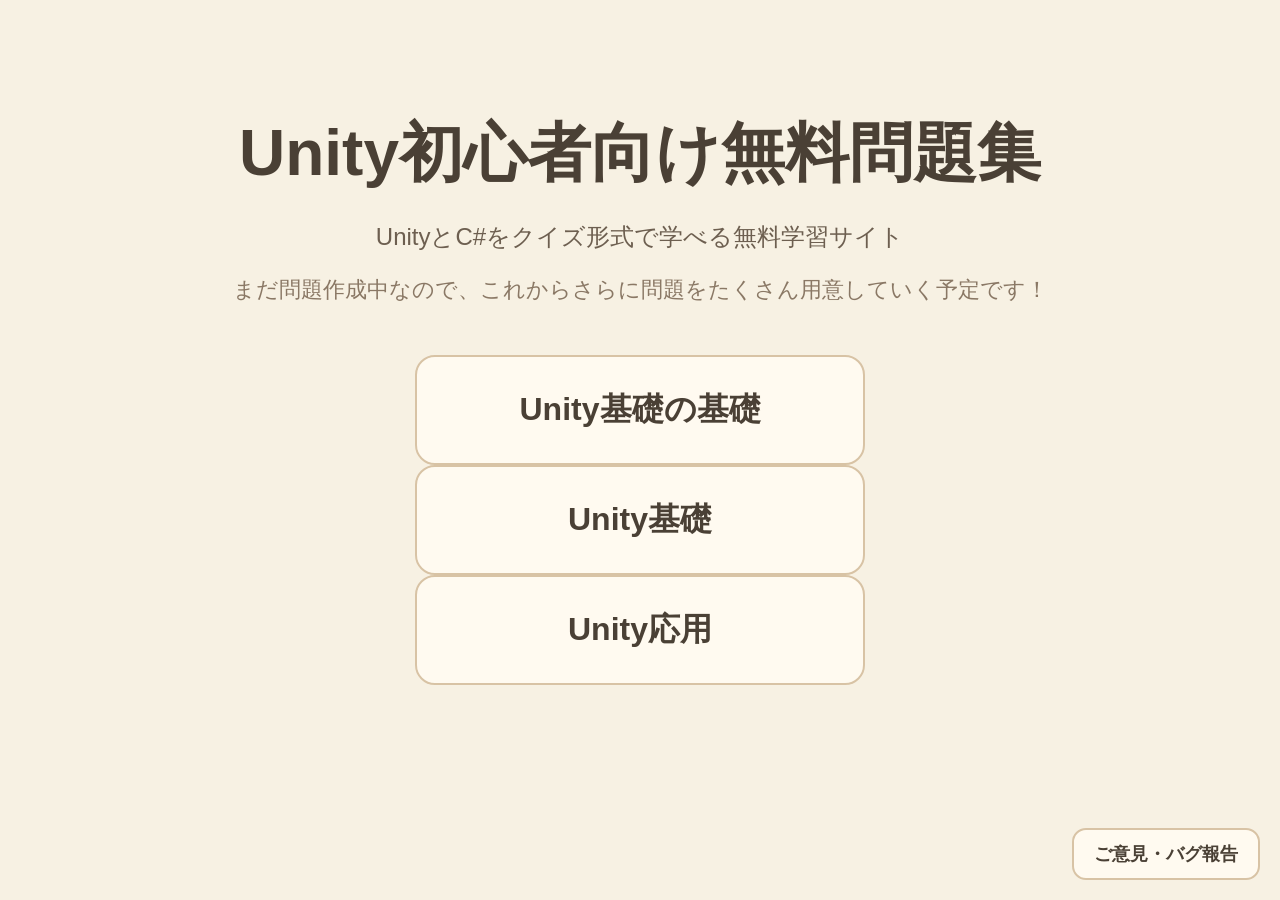
<file: index.html>
<!DOCTYPE html>
<html lang="ja">
<head>
     <meta name="google-site-verification" content="tL4a0_IPvHbGMZyPOSwePe4sS48bX8S4ZbSTRqh925A" />
    <meta charset="UTF-8">
    <title>Unity初心者向け無料問題集 | C#学習サイト</title>
    <meta name="description" content="Unity初心者向けの無料問題集。 C#の基礎から応用までクイズ形式で学習できます。">
    <link rel="stylesheet" href="style.css">
</head>
<body>

    <h1>Unity初心者向け無料問題集</h1>

    <p class="description">
    UnityとC#をクイズ形式で学べる無料学習サイト
    </p>

    <h3>
    まだ問題作成中なので、これからさらに問題をたくさん用意していく予定です！
    </h3>

    <div class="menu">

        <button onclick="location.href='quiz1.html'">
            Unity基礎の基礎
        </button>
    
        <button onclick="location.href='quiz2.html'">
            Unity基礎
        </button>

        <button onclick="location.href='quiz3.html'">
            Unity応用
        </button>

        <!--d<button onclick="location.href='quiz.html?set=html-basic'">
            HTML基礎
        </button>-->
    </div>

    <a
    href="https://forms.office.com/r/q9bmUXK0wi"
    target="_blank"
    class="feedbackButton"
    >
    ご意見・バグ報告
    </a>

</body>
</html>
</file>
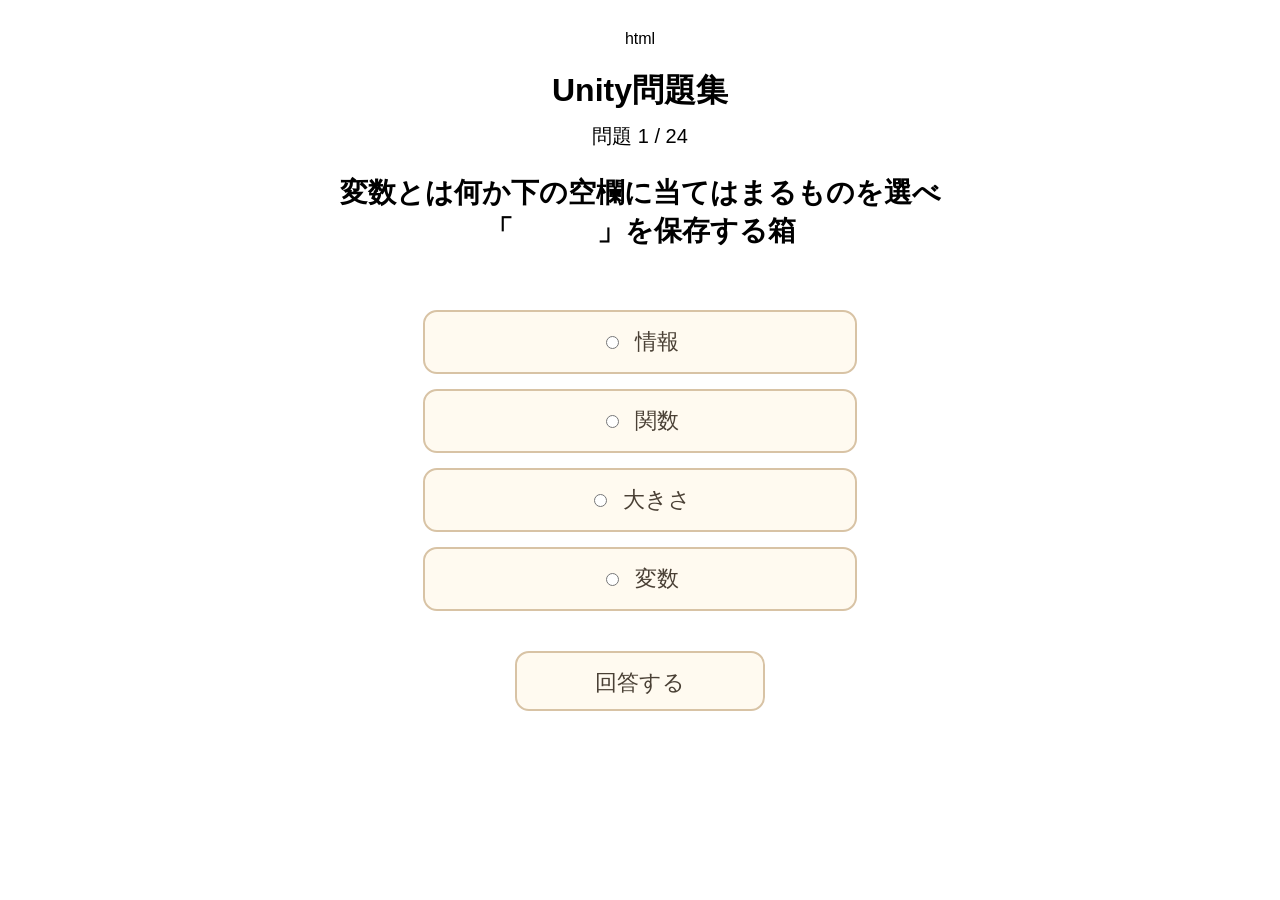
<file: quiz.html>
html
<!DOCTYPE html>
<html lang="ja">
<head>
<meta charset="UTF-8">
<meta name="viewport" content="width=device-width, initial-scale=1.0">
<title>Unity問題集</title>

<style>

body{
    font-family:sans-serif;
    text-align:center;
    margin:30px;
}

h1{
    margin-bottom:10px;
}

#questionNumber{
    font-size:20px;
    margin-bottom:20px;
}

#question{
    font-size:28px;
    margin-bottom:30px;
}

.choiceLabel{
    display:block;
    width:400px;
    max-width:90%;
    margin:15px auto;
    padding:15px;

    background:#fffaf0;
    color:#4a4035;

    border:2px solid #d8c3a5;
    border-radius:14px;

    font-size:22px;
    cursor:pointer;

    transition:0.2s;
}

.choiceLabel:hover{
    background:#efe2c6;
}

/* 問題画面のボタン */
#answerButton,
#nextButton{
    width:250px;
    height:60px;

    background:#fffaf0;
    color:#4a4035;

    border:2px solid #d8c3a5;
    border-radius:14px;

    font-size:22px;
    cursor:pointer;

    transition:0.2s;
}

#answerButton:hover,
#nextButton:hover{
    background:#efe2c6;
}

.choiceLabel input{
    margin-right:10px;
}

#result{
    margin-top:20px;
    font-size:28px;
    font-weight:bold;
}

#answerButton{
    margin-top:20px;
}

#nextButton{
    display:none;
    position:fixed;
    right:20px;
    bottom:20px;
    padding:15px 30px;
    font-size:24px;
}

button{
    padding:15px 30px;
    font-size:20px;
    cursor:pointer;
}
#codeArea{
    display:flex;
    justify-content:center;
    margin-bottom:30px;
}

#codeArea pre{
    width:700px;
    max-width:90%;

    margin:0;

    padding:20px;

    background:#fffaf0;
    color:#4a4035;

    border:2px solid #d8c3a5;
    border-radius:16px;

    font-family:Consolas, monospace;
    font-size:24px;
    line-height:1.6;

    text-align:left;

    white-space:pre;
    overflow-x:auto;

    box-sizing:border-box;
}
</style>
</head>
<body>

<h1>Unity問題集</h1>

<div id="questionNumber"></div>

<h2 id="question"></h2>

<div id="codeArea"></div>

<div id="choices"></div>

<div id="result"></div>

<button id="answerButton">
回答する
</button>

<button id="nextButton">
次へ →
</button>

<script>

const questions = [

{
    question:"変数とは何か下の空欄に当てはまるものを選べ<br>「　　　」を保存する箱",

    correct:"情報",

    wrong:[
        "関数",
        "大きさ",
        "変数"
    ]
},

{
    question:"この中で変数はどれかすべて答えて",

    correct:[
        "int",
        "float",
        "bool",
        "string",

    ],

    wrong:[
        "void",
        "Debug",
    ]
},

{
    question:"「int」は何を格納するための変数か？",

    correct:
        "整数",
        

    wrong:[
        "少数",
        "文字",
        "整数も少数も"
    ]
},

{
    question:"「string」とは何を格納する変数か",

    correct:"文字",

    wrong:[
        "整数",
        "少数",
        
    ]
},

{
    question:"「public」にはどんな役割があるか正しいものを選べ",

    correct:"inspectorから値を変更できる",

    wrong:[
        "ほかのスクリプトからアクセスできなくする",
        "Rigidbody2Dを取得する",
        "名前を付ける"
    ]
},

{
    question:"次のコードは、どんな時にHelloと表示するか選べ",

    image:"スクリーンショット 2026-06-15 124417.png",

    correct:"scoreが100以下の時",

    wrong:[
        "scoreが100の時",
        "scoreが10以上の時",
        "scoreが100未満の時"
    ]
},

{
    question:"[bool型で扱える値を一つ選べ」",

    correct:"trueとfalse",

    wrong:[
        "0と1",
        "yesとno",
        "onとoff"
    ]
},

{
    question:"「start()」はいつ実行されるのか選べ",

    correct:"ゲーム開始時に一回だけ実行",

    wrong:[
        "毎フレーム実行",
        "ゲームが終了したとき実行",
        "ゲーム中定期的に実行"
    ]
},

{
    question:"「transform」では主に(　)、(　)、(　)、を扱う<br>空欄に当てはまるものをすべて選べ",

    correct:[
        "位置",
        "回転",
        "大きさ"
    ],

    wrong:[
        "コンポーネント",
        "関数",
        "変数"
    ]
},

{
    question:"「transform.position」は何を扱うか",

    correct:"位置",

    wrong:[
        "大きさ",
        "変数",
        "回転"
    ]
},

{
    question:"「transform.rotation」は何を扱うか",

    correct:"回転",

    wrong:[
        "大きさ",
        "変数",
        "位置"
    ]
},

{
    question:"「transform.localScale」は何を扱うか",

    correct:"大きさ",

    wrong:[
        "回転",
        "変数",
        "位置"
    ]
},
{
    question:"「Vector3」とは何を扱うのか",

    correct:"3Dの座標",

    wrong:[
        "2Dの座標",
        "4Dの座標",
        "3秒後のデータ"
    ]
},

{
    question:"new Vector3(3,4,7)<br>これの中でZ座標はどれか答えて",

    correct:"7",
        
    wrong:[
        "4",
        "3",
    ]
},

{
    question:"「Rigidbody2D」は主になんのために使いますか",

    correct:"物理演算",

    wrong:[
        "当たり判定",
        "座標取得",
        
    ]
},

{
    question:"「GetComponent」は何を取得するときに使うか",

    correct:"コンポーネント",

    wrong:[
        "座標",
        "名前",
        "誕生日"
    ]
},

{
    question:"「Instantiate()」は何をするための命令か",

    correct:"オブジェクト生成",

    wrong:[
        "オブジェクト削除",
        "オブジェクト移動",
        "オブジェクト回転"
    ]
},

{
    question:"「Destroy(gameObject);」 は、どんな役割を持っていますか。",

    correct:"gameObjectを削除する",

    wrong:[
        "gameObjectを生成する",
        "gameObjectを大きくする",
        "gameObjectを回転する"
    ]
},

{
    question:"Random.Range(0, 10) の結果として正しいものを選びなさい",

    correct:"0～9のどれか",

    wrong:[
        "0～10のどれか",
        "1～9のどれか",
        "1～10のどれか"
    ]
},

{
    question:"「Tag」には何の役割があるか",

    correct:"オブジェクトを分類・識別するため",

    wrong:[
        "オブジェクトを移動させるため",
        "nspectorに変数を表示するため",
        
    ]
},

{
    question:"下のコードはどのような条件で実行されるか",

    image:"スクリーンショット 2026-06-15 132825.png",

    correct:"相手のタグがWallなら実行する",

    wrong:[
        "自分自身のタグがWallなら実行する",
        "相手の名前がWallなら実行する",
        
    ]
},

{
    question:"OnCollisionEnter2D()は、どんなタイミングで呼ばれますか。",

    correct:"オブジェクト同士がぶつかった瞬間",

    wrong:[
        "オブジェクト同士が接触している間ずっと",
        "オブジェクト同士が離れた瞬間",
        
    ]
},

{
    question:"「OnCollisionStay2D」はどのとき実行されるか",

    correct:"接触中ずっと実行",

    wrong:[
        "ぶつかった瞬間",
        "離れた瞬間",
        
    ]
},


{
    question:"「Coroutine」 は主にどんな処理で使われますか。",

    correct:"時間を待つときに使う",

    wrong:[
        "オブジェクトのタグを変更する",
        "毎フレーム処理を実行する",
        "オブジェクトを削除する",
        
    ]
},
];


let currentQuestion = 0;
let score = 0;
let selectedOrder = [];
let answerHistory = [];


showQuestion();

function showQuestion()
{
    const q = questions[currentQuestion];

    document.getElementById("questionNumber").textContent =
    `問題 ${currentQuestion + 1} / ${questions.length}`;

    document.getElementById("question").innerHTML =
q.question;

document.getElementById("codeArea").innerHTML = "";

if(q.image)
{
    document.getElementById("codeArea").innerHTML =
    `<img src="${q.image}" class="questionImage">`;
}
else if(q.code)
{
    document.getElementById("codeArea").innerHTML =
    `<pre>${q.code}</pre>`;
}

    document.getElementById("result").textContent = "";

    document.getElementById("nextButton").style.display =
    "none";

    document.getElementById("answerButton").style.display =
    "inline-block";

    const choicesDiv =
    document.getElementById("choices");

    choicesDiv.innerHTML = "";
    selectedOrder = [];

    const corrects =
    Array.isArray(q.correct)
    ? q.correct
    : [q.correct];

    let choices = [
        ...corrects,
        ...q.wrong
    ];

    if(!q.ordered)
    {
    choices.sort(() => Math.random() - 0.5);
    }

    const inputType =
    corrects.length > 1
    ? "checkbox"
    : "radio";

    choices.forEach(choice =>
    {
        const label =
        document.createElement("label");

        label.className =
        "choiceLabel";

        label.innerHTML =
        `
        <input
        type="${inputType}"
        name="answer"
        value="${choice}">
        ${choice}
        `;

        choicesDiv.appendChild(label);
    });
}

document.getElementById("answerButton").onclick =
function()
{
    const q = questions[currentQuestion];

    const corrects =
    Array.isArray(q.correct)
    ? q.correct
    : [q.correct];

    const selected =
    [...document.querySelectorAll(
    "#choices input:checked"
    )]
    .map(x => x.value);

    if(selected.length === 0)
    {
        alert("回答を選択してください");
        return;
    }

   let isCorrect;

if(q.ordered)
{
    isCorrect =
    JSON.stringify(selectedOrder) ===
    JSON.stringify(corrects);
}
else
{
    isCorrect =
    selected.length === corrects.length &&
    selected.every(x =>
    corrects.includes(x));
}

    const labels =
    document.querySelectorAll(".choiceLabel");

    labels.forEach(label =>
    {
        const input =
        label.querySelector("input");

        input.disabled = true;

        if(corrects.includes(input.value))
        {
            label.style.backgroundColor =
            "lightgreen";
        }
    });

    answerHistory.push({
    question: q.question,
    selected: selected,
    correct: corrects,
    isCorrect: isCorrect
});

    if(isCorrect)
    {
        score++;

        document.getElementById("result").textContent =
        "⭕ 正解";
    }
    else
    {
        selected.forEach(value =>
        {
            if(!corrects.includes(value))
            {
                labels.forEach(label =>
                {
                    const input =
                    label.querySelector("input");

                    if(input.value === value)
                    {
                        label.style.backgroundColor =
                        "#ff9999";
                    }
                });
            }
        });

        document.getElementById("result").textContent =
        "❌ 不正解";
    }

    document.getElementById("answerButton").style.display =
    "none";

    document.getElementById("nextButton").style.display =
    "block";
};

document.getElementById("nextButton").onclick =
function()
{
    currentQuestion++;

    if(currentQuestion >= questions.length)
    {
        showResult();
    }
    else
    {
        showQuestion();
    }
};

function showResult()
{
    let scores =
JSON.parse(
localStorage.getItem("quizScores")
) || [];

scores.push(score);

localStorage.setItem(
"quizScores",
JSON.stringify(scores)
);

const ranking =
[...scores]
.sort((a,b)=>b-a)
.slice(0,3);

const bestScore =
Math.max(...scores);
    let reviewHTML = "";

    answerHistory.forEach((item,index)=>
    {
        reviewHTML += `
        <div style="
            border:2px solid #d8c3a5;
            border-radius:12px;
            padding:15px;
            margin:15px 0;
            background:white;
            text-align:left;
        ">

            <h3>
                問題${index + 1}
                ${item.isCorrect ? "⭕" : "❌"}
            </h3>

            <p>
                ${item.question}
            </p>

            <p>
                <b>あなたの回答：</b>
                ${item.selected.join("、")}
            </p>

            <p>
                <b>正解：</b>
                ${item.correct.join("、")}
            </p>

        </div>
        `;
    });

    document.body.innerHTML =
    `
    <div style="
        padding:30px;
        background:#f7f1e3;
        min-height:100vh;
    ">

        <h1>
            結果発表
        </h1>

        <h2>
            ${score} / ${questions.length} 問正解
        </h2>
            <div style="
font-size:24px;
margin:20px;
">

自己ベスト：
${bestScore}点

<br><br>

🥇 ${ranking[0] ?? "-"}点
<br>
🥈 ${ranking[1] ?? "-"}点
<br>
🥉 ${ranking[2] ?? "-"}点

<br><br>

挑戦回数：
${scores.length}回

</div>

        <div style="
            max-width:900px;
            margin:auto;
            max-height:500px;
            overflow-y:auto;
            padding:10px;
        ">
            ${reviewHTML}
        </div>

        <br>

        <button
            onclick="location.reload()"
            style="
                width:300px;
                height:70px;
                font-size:24px;
                margin-bottom:20px;
            "
        >
            もう一度挑戦
        </button>

        <br>

        <button
            onclick="location.href='index.html'"
            style="
                width:300px;
                height:70px;
                font-size:24px;
            "
        >
            問題選択へ戻る
        </button>

    </div>
    `;
}

</script>

</body>
</html>
</file>
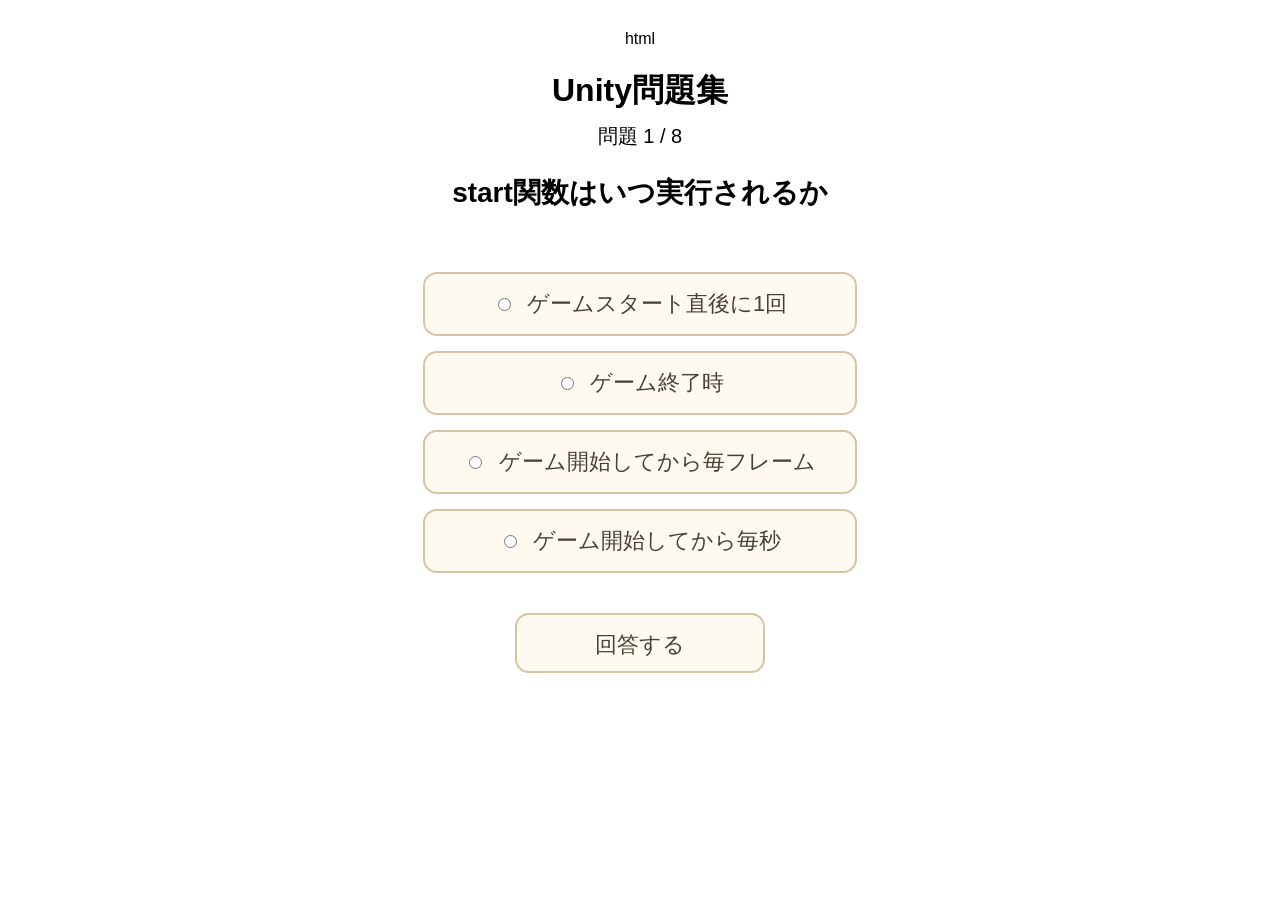
<file: quiz1.html>
html
<!DOCTYPE html>
<html lang="ja">
<head>
<meta charset="UTF-8">
<meta name="viewport" content="width=device-width, initial-scale=1.0">
<title>Unity基礎の基礎問題</title>

<style>

body{
    font-family:sans-serif;
    text-align:center;
    margin:30px;
}

h1{
    margin-bottom:10px;
}

#questionNumber{
    font-size:20px;
    margin-bottom:20px;
}

#question{
    font-size:28px;
    margin-bottom:30px;
}

.choiceLabel{
    display:block;
    width:400px;
    max-width:90%;
    margin:15px auto;
    padding:15px;

    background:#fffaf0;
    color:#4a4035;

    border:2px solid #d8c3a5;
    border-radius:14px;

    font-size:22px;
    cursor:pointer;

    transition:0.2s;
}

.choiceLabel:hover{
    background:#efe2c6;
}

/* 問題画面のボタン */
#answerButton,
#nextButton{
    width:250px;
    height:60px;

    background:#fffaf0;
    color:#4a4035;

    border:2px solid #d8c3a5;
    border-radius:14px;

    font-size:22px;
    cursor:pointer;

    transition:0.2s;
}

#answerButton:hover,
#nextButton:hover{
    background:#efe2c6;
}

.choiceLabel input{
    margin-right:10px;
}

#result{
    margin-top:20px;
    font-size:28px;
    font-weight:bold;
}

#answerButton{
    margin-top:20px;
}

#nextButton{
    display:none;
    position:fixed;
    right:20px;
    bottom:20px;
    padding:15px 30px;
    font-size:24px;
}

button{
    padding:15px 30px;
    font-size:20px;
    cursor:pointer;
}
#codeArea{
    display:flex;
    justify-content:center;
    margin-bottom:30px;
}

#codeArea pre{
    width:700px;
    max-width:90%;

    margin:0;

    padding:20px;

    background:#fffaf0;
    color:#4a4035;

    border:2px solid #d8c3a5;
    border-radius:16px;

    font-family:Consolas, monospace;
    font-size:24px;
    line-height:1.6;

    text-align:left;

    white-space:pre;
    overflow-x:auto;

    box-sizing:border-box;
}
</style>
</head>
<body>

<h1>Unity問題集</h1>

<div id="questionNumber"></div>

<h2 id="question"></h2>

<div id="codeArea"></div>

<div id="choices"></div>

<div id="result"></div>

<button id="answerButton">
回答する
</button>

<button id="nextButton">
次へ →
</button>

<script>

const questions = [

{
    question:"start関数はいつ実行されるか",

    correct:"ゲームスタート直後に1回",

    wrong:[
        "ゲーム終了時",
        "ゲーム開始してから毎フレーム",
        "ゲーム開始してから毎秒"
    ]
},

{
    question:"Updeate関数はいつ実行されるか",

    correct:[
        "毎フレーム実行される",

    ],

    wrong:[
        "シーンを切り替える",
        "オブジェクトを削除する",
        "毎秒実行される",
    ]
},

{
    question:"Debug.Log()の役割は何か",

    correct:
        "コンソールに文字を表示する",
        

    wrong:[
        "オブジェクトを生成する",
        "文字を表示する",
        "ゲームを終了する"
    ]
},

{
    question:"画像の中のうちフォルダやスクリプトを作るためにはどれを選べばいいか",

    image:"quiz1_Image.png",

    correct:"1",

    wrong:[
        "2",
        "3",
        
    ]
},

{
    question:"次の画像のうち、スクリプトを作りにはどれを選べばいいか",

    image:"quiz2_Image.png",

    correct:"2",

    wrong:[
        "1",
        "3",
    ]
},

{
    question:"オブジェクトにスクリプトやRigidbodyなどを追加するためにはどれを選べばいいか",


    correct:"Add Component",

    wrong:[
        "inspector",
        "hierarchy",
        "Layer"
    ]
},

{
    question:"エラーや警告などが出た時どこを見ればいいか",


    correct:"Console",

    wrong:[
        "inspector",
        "hierarchy",
        "Layer"
    ]
},

{
    question:"",


    correct:"Console",

    wrong:[
        "inspector",
        "hierarchy",
        "Layer"
    ]
},

];


let currentQuestion = 0;
let score = 0;
let selectedOrder = [];
let answerHistory = [];


showQuestion();

function showQuestion()
{
    const q = questions[currentQuestion];

    document.getElementById("questionNumber").textContent =
    `問題 ${currentQuestion + 1} / ${questions.length}`;

    document.getElementById("question").innerHTML =
q.question;

document.getElementById("codeArea").innerHTML = "";

if(q.image)
{
    document.getElementById("codeArea").innerHTML =
    `<img src="${q.image}" class="questionImage">`;
}
else if(q.code)
{
    document.getElementById("codeArea").innerHTML =
    `<pre>${q.code}</pre>`;
}

    document.getElementById("result").textContent = "";

    document.getElementById("nextButton").style.display =
    "none";

    document.getElementById("answerButton").style.display =
    "inline-block";

    const choicesDiv =
    document.getElementById("choices");

    choicesDiv.innerHTML = "";
    selectedOrder = [];

    const corrects =
    Array.isArray(q.correct)
    ? q.correct
    : [q.correct];

    let choices = [
        ...corrects,
        ...q.wrong
    ];

    if(!q.ordered)
    {
    choices.sort(() => Math.random() - 0.5);
    }

    const inputType =
    corrects.length > 1
    ? "checkbox"
    : "radio";

    choices.forEach(choice =>
    {
        const label =
        document.createElement("label");

        label.className =
        "choiceLabel";

        label.innerHTML =
        `
        <input
        type="${inputType}"
        name="answer"
        value="${choice}">
        ${choice}
        `;

        choicesDiv.appendChild(label);
    });
}

document.getElementById("answerButton").onclick =
function()
{
    const q = questions[currentQuestion];

    const corrects =
    Array.isArray(q.correct)
    ? q.correct
    : [q.correct];

    const selected =
    [...document.querySelectorAll(
    "#choices input:checked"
    )]
    .map(x => x.value);

    if(selected.length === 0)
    {
        alert("回答を選択してください");
        return;
    }

   let isCorrect;

if(q.ordered)
{
    isCorrect =
    JSON.stringify(selectedOrder) ===
    JSON.stringify(corrects);
}
else
{
    isCorrect =
    selected.length === corrects.length &&
    selected.every(x =>
    corrects.includes(x));
}

    const labels =
    document.querySelectorAll(".choiceLabel");

    labels.forEach(label =>
    {
        const input =
        label.querySelector("input");

        input.disabled = true;

        if(corrects.includes(input.value))
        {
            label.style.backgroundColor =
            "lightgreen";
        }
    });

    answerHistory.push({
    question: q.question,
    selected: selected,
    correct: corrects,
    isCorrect: isCorrect
});

    if(isCorrect)
    {
        score++;

        document.getElementById("result").textContent =
        "⭕ 正解";
    }
    else
    {
        selected.forEach(value =>
        {
            if(!corrects.includes(value))
            {
                labels.forEach(label =>
                {
                    const input =
                    label.querySelector("input");

                    if(input.value === value)
                    {
                        label.style.backgroundColor =
                        "#ff9999";
                    }
                });
            }
        });

        document.getElementById("result").textContent =
        "❌ 不正解";
    }

    document.getElementById("answerButton").style.display =
    "none";

    document.getElementById("nextButton").style.display =
    "block";
};

document.getElementById("nextButton").onclick =
function()
{
    currentQuestion++;

    if(currentQuestion >= questions.length)
    {
        showResult();
    }
    else
    {
        showQuestion();
    }
};

function showResult()
{
    let scores =
JSON.parse(
localStorage.getItem("quizScores")
) || [];

scores.push(score);

localStorage.setItem(
"quizScores",
JSON.stringify(scores)
);

const ranking =
[...scores]
.sort((a,b)=>b-a)
.slice(0,3);

const bestScore =
Math.max(...scores);
    let reviewHTML = "";

    answerHistory.forEach((item,index)=>
    {
        reviewHTML += `
        <div style="
            border:2px solid #d8c3a5;
            border-radius:12px;
            padding:15px;
            margin:15px 0;
            background:white;
            text-align:left;
        ">

            <h3>
                問題${index + 1}
                ${item.isCorrect ? "⭕" : "❌"}
            </h3>

            <p>
                ${item.question}
            </p>

            <p>
                <b>あなたの回答：</b>
                ${item.selected.join("、")}
            </p>

            <p>
                <b>正解：</b>
                ${item.correct.join("、")}
            </p>

        </div>
        `;
    });

    document.body.innerHTML =
    `
    <div style="
        padding:30px;
        background:#f7f1e3;
        min-height:100vh;
    ">

        <h1>
            結果発表
        </h1>

        <h2>
            ${score} / ${questions.length} 問正解
        </h2>
            <div style="
font-size:24px;
margin:20px;
">

自己ベスト：
${bestScore}点

<br><br>

🥇 ${ranking[0] ?? "-"}点
<br>
🥈 ${ranking[1] ?? "-"}点
<br>
🥉 ${ranking[2] ?? "-"}点

<br><br>

挑戦回数：
${scores.length}回

</div>

        <div style="
            max-width:900px;
            margin:auto;
            max-height:500px;
            overflow-y:auto;
            padding:10px;
        ">
            ${reviewHTML}
        </div>

        <br>

        <button
            onclick="location.reload()"
            style="
                width:300px;
                height:70px;
                font-size:24px;
                margin-bottom:20px;
            "
        >
            もう一度挑戦
        </button>

        <br>

        <button
            onclick="location.href='index.html'"
            style="
                width:300px;
                height:70px;
                font-size:24px;
            "
        >
            問題選択へ戻る
        </button>

    </div>
    `;
}

</script>

</body>
</html>
</file>
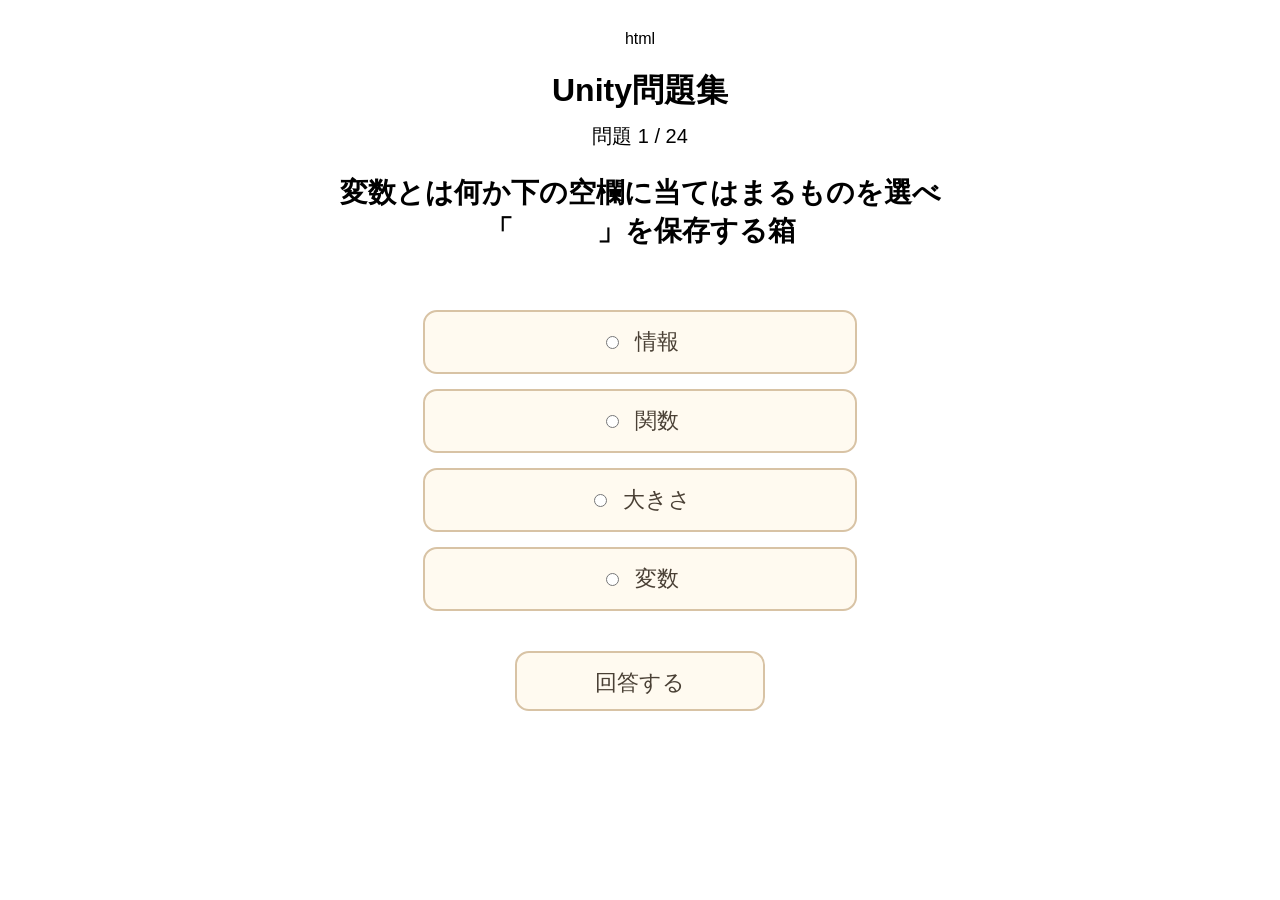
<file: quiz2.html>
html
<!DOCTYPE html>
<html lang="ja">
<head>
<meta charset="UTF-8">
<meta name="viewport" content="width=device-width, initial-scale=1.0">
<title>Unity基礎問題</title>

<style>

body{
    font-family:sans-serif;
    text-align:center;
    margin:30px;
}

h1{
    margin-bottom:10px;
}

#questionNumber{
    font-size:20px;
    margin-bottom:20px;
}

#question{
    font-size:28px;
    margin-bottom:30px;
}

.choiceLabel{
    display:block;
    width:400px;
    max-width:90%;
    margin:15px auto;
    padding:15px;

    background:#fffaf0;
    color:#4a4035;

    border:2px solid #d8c3a5;
    border-radius:14px;

    font-size:22px;
    cursor:pointer;

    transition:0.2s;
}

.choiceLabel:hover{
    background:#efe2c6;
}

/* 問題画面のボタン */
#answerButton,
#nextButton{
    width:250px;
    height:60px;

    background:#fffaf0;
    color:#4a4035;

    border:2px solid #d8c3a5;
    border-radius:14px;

    font-size:22px;
    cursor:pointer;

    transition:0.2s;
}

#answerButton:hover,
#nextButton:hover{
    background:#efe2c6;
}

.choiceLabel input{
    margin-right:10px;
}

#result{
    margin-top:20px;
    font-size:28px;
    font-weight:bold;
}

#answerButton{
    margin-top:20px;
}

#nextButton{
    display:none;
    position:fixed;
    right:20px;
    bottom:20px;
    padding:15px 30px;
    font-size:24px;
}

button{
    padding:15px 30px;
    font-size:20px;
    cursor:pointer;
}
#codeArea{
    display:flex;
    justify-content:center;
    margin-bottom:30px;
}

#codeArea pre{
    width:700px;
    max-width:90%;

    margin:0;

    padding:20px;

    background:#fffaf0;
    color:#4a4035;

    border:2px solid #d8c3a5;
    border-radius:16px;

    font-family:Consolas, monospace;
    font-size:24px;
    line-height:1.6;

    text-align:left;

    white-space:pre;
    overflow-x:auto;

    box-sizing:border-box;
}
</style>
</head>
<body>

<h1>Unity問題集</h1>

<div id="questionNumber"></div>

<h2 id="question"></h2>

<div id="codeArea"></div>

<div id="choices"></div>

<div id="result"></div>

<button id="answerButton">
回答する
</button>

<button id="nextButton">
次へ →
</button>

<script>

const questions = [

{
    question:"変数とは何か下の空欄に当てはまるものを選べ<br>「　　　」を保存する箱",

    correct:"情報",

    wrong:[
        "関数",
        "大きさ",
        "変数"
    ]
},

{
    question:"この中で変数はどれかすべて答えて",

    correct:[
        "int",
        "float",
        "bool",
        "string",

    ],

    wrong:[
        "void",
        "Debug",
    ]
},

{
    question:"「int」は何を格納するための変数か？",

    correct:
        "整数",
        

    wrong:[
        "少数",
        "文字",
        "整数も少数も"
    ]
},

{
    question:"「string」とは何を格納する変数か",

    correct:"文字",

    wrong:[
        "整数",
        "少数",
        
    ]
},

{
    question:"「public」にはどんな役割があるか正しいものを選べ",

    correct:"inspectorから値を変更できる",

    wrong:[
        "ほかのスクリプトからアクセスできなくする",
        "Rigidbody2Dを取得する",
        "名前を付ける"
    ]
},

{
    question:"次のコードは、どんな時にHelloと表示するか選べ",

    image:"スクリーンショット 2026-06-15 124417.png",

    correct:"scoreが100以下の時",

    wrong:[
        "scoreが100の時",
        "scoreが10以上の時",
        "scoreが100未満の時"
    ]
},

{
    question:"[bool型で扱える値を一つ選べ」",

    correct:"trueとfalse",

    wrong:[
        "0と1",
        "yesとno",
        "onとoff"
    ]
},

{
    question:"「start()」はいつ実行されるのか選べ",

    correct:"ゲーム開始時に一回だけ実行",

    wrong:[
        "毎フレーム実行",
        "ゲームが終了したとき実行",
        "ゲーム中定期的に実行"
    ]
},

{
    question:"「transform」では主に(　)、(　)、(　)、を扱う<br>空欄に当てはまるものをすべて選べ",

    correct:[
        "位置",
        "回転",
        "大きさ"
    ],

    wrong:[
        "コンポーネント",
        "関数",
        "変数"
    ]
},

{
    question:"「transform.position」は何を扱うか",

    correct:"位置",

    wrong:[
        "大きさ",
        "変数",
        "回転"
    ]
},

{
    question:"「transform.rotation」は何を扱うか",

    correct:"回転",

    wrong:[
        "大きさ",
        "変数",
        "位置"
    ]
},

{
    question:"「transform.localScale」は何を扱うか",

    correct:"大きさ",

    wrong:[
        "回転",
        "変数",
        "位置"
    ]
},
{
    question:"「Vector3」とは何を扱うのか",

    correct:"3Dの座標",

    wrong:[
        "2Dの座標",
        "4Dの座標",
        "3秒後のデータ"
    ]
},

{
    question:"new Vector3(3,4,7)<br>これの中でZ座標はどれか答えて",

    correct:"7",
        
    wrong:[
        "4",
        "3",
    ]
},

{
    question:"「Rigidbody2D」は主になんのために使いますか",

    correct:"物理演算",

    wrong:[
        "当たり判定",
        "座標取得",
        
    ]
},

{
    question:"「GetComponent」は何を取得するときに使うか",

    correct:"コンポーネント",

    wrong:[
        "座標",
        "名前",
        "誕生日"
    ]
},

{
    question:"「Instantiate()」は何をするための命令か",

    correct:"オブジェクト生成",

    wrong:[
        "オブジェクト削除",
        "オブジェクト移動",
        "オブジェクト回転"
    ]
},

{
    question:"「Destroy(gameObject);」 は、どんな役割を持っていますか。",

    correct:"gameObjectを削除する",

    wrong:[
        "gameObjectを生成する",
        "gameObjectを大きくする",
        "gameObjectを回転する"
    ]
},

{
    question:"Random.Range(0, 10) の結果として正しいものを選びなさい",

    correct:"0～9のどれか",

    wrong:[
        "0～10のどれか",
        "1～9のどれか",
        "1～10のどれか"
    ]
},

{
    question:"「Tag」には何の役割があるか",

    correct:"オブジェクトを分類・識別するため",

    wrong:[
        "オブジェクトを移動させるため",
        "nspectorに変数を表示するため",
        
    ]
},

{
    question:"下のコードはどのような条件で実行されるか",

    image:"スクリーンショット 2026-06-15 132825.png",

    correct:"相手のタグがWallなら実行する",

    wrong:[
        "自分自身のタグがWallなら実行する",
        "相手の名前がWallなら実行する",
        
    ]
},

{
    question:"OnCollisionEnter2D()は、どんなタイミングで呼ばれますか。",

    correct:"オブジェクト同士がぶつかった瞬間",

    wrong:[
        "オブジェクト同士が接触している間ずっと",
        "オブジェクト同士が離れた瞬間",
        
    ]
},

{
    question:"「OnCollisionStay2D」はどのとき実行されるか",

    correct:"接触中ずっと実行",

    wrong:[
        "ぶつかった瞬間",
        "離れた瞬間",
        
    ]
},


{
    question:"「Coroutine」 は主にどんな処理で使われますか。",

    correct:"時間を待つときに使う",

    wrong:[
        "オブジェクトのタグを変更する",
        "毎フレーム処理を実行する",
        "オブジェクトを削除する",
        
    ]
},
];


let currentQuestion = 0;
let score = 0;
let selectedOrder = [];
let answerHistory = [];


showQuestion();

function showQuestion()
{
    const q = questions[currentQuestion];

    document.getElementById("questionNumber").textContent =
    `問題 ${currentQuestion + 1} / ${questions.length}`;

    document.getElementById("question").innerHTML =
q.question;

document.getElementById("codeArea").innerHTML = "";

if(q.image)
{
    document.getElementById("codeArea").innerHTML =
    `<img src="${q.image}" class="questionImage">`;
}
else if(q.code)
{
    document.getElementById("codeArea").innerHTML =
    `<pre>${q.code}</pre>`;
}

    document.getElementById("result").textContent = "";

    document.getElementById("nextButton").style.display =
    "none";

    document.getElementById("answerButton").style.display =
    "inline-block";

    const choicesDiv =
    document.getElementById("choices");

    choicesDiv.innerHTML = "";
    selectedOrder = [];

    const corrects =
    Array.isArray(q.correct)
    ? q.correct
    : [q.correct];

    let choices = [
        ...corrects,
        ...q.wrong
    ];

    if(!q.ordered)
    {
    choices.sort(() => Math.random() - 0.5);
    }

    const inputType =
    corrects.length > 1
    ? "checkbox"
    : "radio";

    choices.forEach(choice =>
    {
        const label =
        document.createElement("label");

        label.className =
        "choiceLabel";

        label.innerHTML =
        `
        <input
        type="${inputType}"
        name="answer"
        value="${choice}">
        ${choice}
        `;

        choicesDiv.appendChild(label);
    });
}

document.getElementById("answerButton").onclick =
function()
{
    const q = questions[currentQuestion];

    const corrects =
    Array.isArray(q.correct)
    ? q.correct
    : [q.correct];

    const selected =
    [...document.querySelectorAll(
    "#choices input:checked"
    )]
    .map(x => x.value);

    if(selected.length === 0)
    {
        alert("回答を選択してください");
        return;
    }

   let isCorrect;

if(q.ordered)
{
    isCorrect =
    JSON.stringify(selectedOrder) ===
    JSON.stringify(corrects);
}
else
{
    isCorrect =
    selected.length === corrects.length &&
    selected.every(x =>
    corrects.includes(x));
}

    const labels =
    document.querySelectorAll(".choiceLabel");

    labels.forEach(label =>
    {
        const input =
        label.querySelector("input");

        input.disabled = true;

        if(corrects.includes(input.value))
        {
            label.style.backgroundColor =
            "lightgreen";
        }
    });

    answerHistory.push({
    question: q.question,
    selected: selected,
    correct: corrects,
    isCorrect: isCorrect
});

    if(isCorrect)
    {
        score++;

        document.getElementById("result").textContent =
        "⭕ 正解";
    }
    else
    {
        selected.forEach(value =>
        {
            if(!corrects.includes(value))
            {
                labels.forEach(label =>
                {
                    const input =
                    label.querySelector("input");

                    if(input.value === value)
                    {
                        label.style.backgroundColor =
                        "#ff9999";
                    }
                });
            }
        });

        document.getElementById("result").textContent =
        "❌ 不正解";
    }

    document.getElementById("answerButton").style.display =
    "none";

    document.getElementById("nextButton").style.display =
    "block";
};

document.getElementById("nextButton").onclick =
function()
{
    currentQuestion++;

    if(currentQuestion >= questions.length)
    {
        showResult();
    }
    else
    {
        showQuestion();
    }
};

function showResult()
{
    let scores =
JSON.parse(
localStorage.getItem("quizScores")
) || [];

scores.push(score);

localStorage.setItem(
"quizScores",
JSON.stringify(scores)
);

const ranking =
[...scores]
.sort((a,b)=>b-a)
.slice(0,3);

const bestScore =
Math.max(...scores);
    let reviewHTML = "";

    answerHistory.forEach((item,index)=>
    {
        reviewHTML += `
        <div style="
            border:2px solid #d8c3a5;
            border-radius:12px;
            padding:15px;
            margin:15px 0;
            background:white;
            text-align:left;
        ">

            <h3>
                問題${index + 1}
                ${item.isCorrect ? "⭕" : "❌"}
            </h3>

            <p>
                ${item.question}
            </p>

            <p>
                <b>あなたの回答：</b>
                ${item.selected.join("、")}
            </p>

            <p>
                <b>正解：</b>
                ${item.correct.join("、")}
            </p>

        </div>
        `;
    });

    document.body.innerHTML =
    `
    <div style="
        padding:30px;
        background:#f7f1e3;
        min-height:100vh;
    ">

        <h1>
            結果発表
        </h1>

        <h2>
            ${score} / ${questions.length} 問正解
        </h2>
            <div style="
font-size:24px;
margin:20px;
">

自己ベスト：
${bestScore}点

<br><br>

🥇 ${ranking[0] ?? "-"}点
<br>
🥈 ${ranking[1] ?? "-"}点
<br>
🥉 ${ranking[2] ?? "-"}点

<br><br>

挑戦回数：
${scores.length}回

</div>

        <div style="
            max-width:900px;
            margin:auto;
            max-height:500px;
            overflow-y:auto;
            padding:10px;
        ">
            ${reviewHTML}
        </div>

        <br>

        <button
            onclick="location.reload()"
            style="
                width:300px;
                height:70px;
                font-size:24px;
                margin-bottom:20px;
            "
        >
            もう一度挑戦
        </button>

        <br>

        <button
            onclick="location.href='index.html'"
            style="
                width:300px;
                height:70px;
                font-size:24px;
            "
        >
            問題選択へ戻る
        </button>

    </div>
    `;
}

</script>

</body>
</html>
</file>
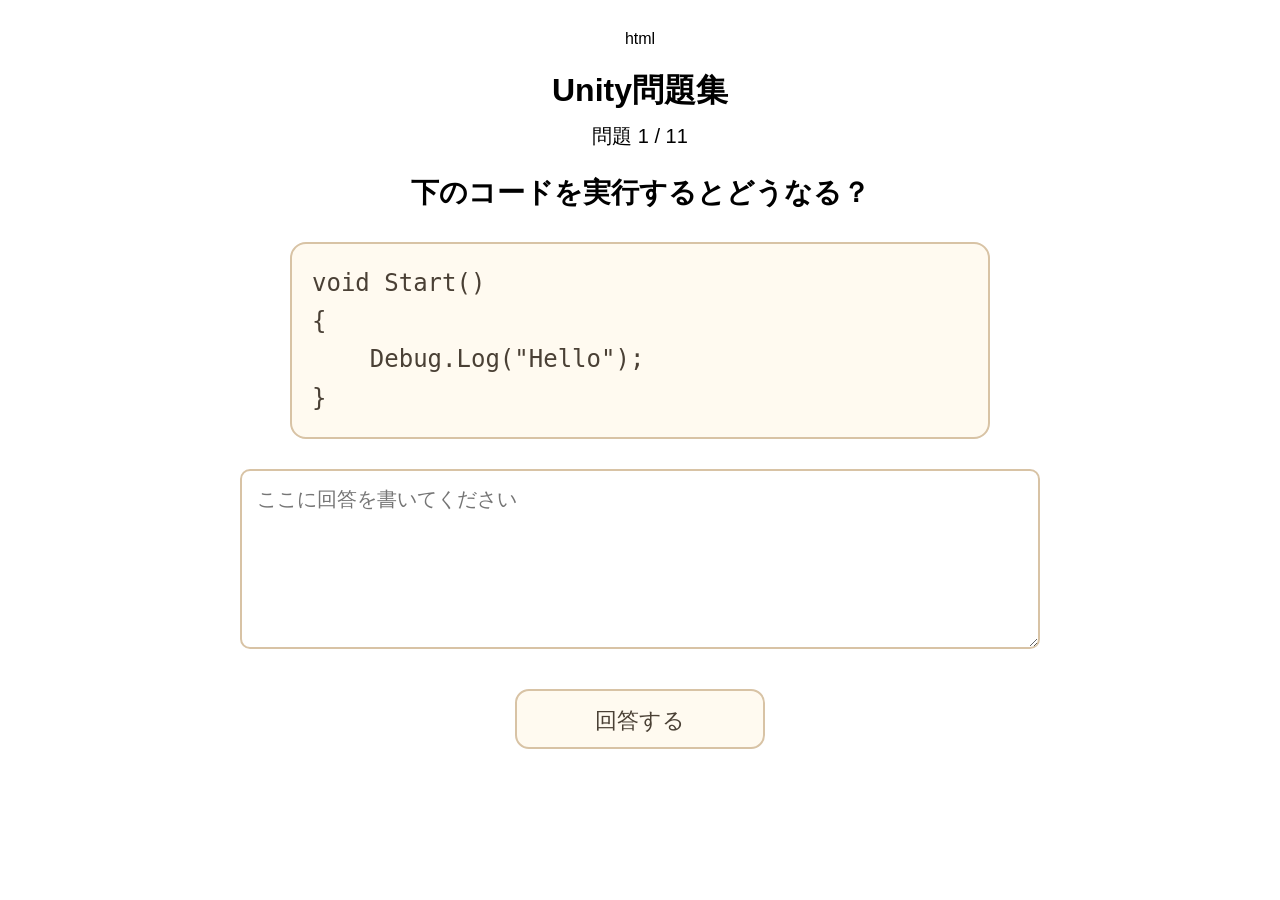
<file: quiz3.html>
html
<!DOCTYPE html>
<html lang="ja">
<head>
<meta charset="UTF-8">
<meta name="viewport" content="width=device-width, initial-scale=1.0">
<title>Unity応用問題</title>

<style>

body{
    font-family:sans-serif;
    text-align:center;
    margin:30px;
}

h1{
    margin-bottom:10px;
}

#questionNumber{
    font-size:20px;
    margin-bottom:20px;
}

#question{
    font-size:28px;
    margin-bottom:30px;
}

.choiceLabel{
    display:block;
    width:400px;
    max-width:90%;
    margin:15px auto;
    padding:15px;

    background:#fffaf0;
    color:#4a4035;

    border:2px solid #d8c3a5;
    border-radius:14px;

    font-size:22px;
    cursor:pointer;

    transition:0.2s;
}

.choiceLabel:hover{
    background:#efe2c6;
}

/* 問題画面のボタン */
#answerButton,
#nextButton{
    width:250px;
    height:60px;

    background:#fffaf0;
    color:#4a4035;

    border:2px solid #d8c3a5;
    border-radius:14px;

    font-size:22px;
    cursor:pointer;

    transition:0.2s;
}

#answerButton:hover,
#nextButton:hover{
    background:#efe2c6;
}

.choiceLabel input{
    margin-right:10px;
}

#result{
    margin-top:20px;
    font-size:28px;
    font-weight:bold;
}

#answerButton{
    margin-top:20px;
}

#nextButton{
    display:none;
    position:fixed;
    right:20px;
    bottom:20px;
    padding:15px 30px;
    font-size:24px;
}

button{
    padding:15px 30px;
    font-size:20px;
    cursor:pointer;
}
#codeArea{
    display:flex;
    justify-content:center;
    margin-bottom:30px;
}

#codeArea pre{
    width:700px;
    max-width:90%;

    margin:0;

    padding:20px;

    background:#fffaf0;
    color:#4a4035;

    border:2px solid #d8c3a5;
    border-radius:16px;

    font-family:Consolas, monospace;
    font-size:24px;
    line-height:1.6;

    text-align:left;

    white-space:pre;
    overflow-x:auto;

    box-sizing:border-box;
}

</style>
</head>
<body>

<h1>Unity問題集</h1>

<div id="questionNumber"></div>

<h2 id="question"></h2>

<div id="codeArea"></div>

<div id="answerArea"></div>

<div id="result"></div>

<button id="answerButton">
回答する
</button>

<button id="nextButton">
次へ →
</button>

<script>

const questions = [

{           // Debug.Log("Hello")の問題
    question:"下のコードを実行するとどうなる？",

    code:`
void Start()
{
    Debug.Log("Hello");
}
`,

    correctAnswers:[
        "ゲーム開始時にhelloと表示される",
        "helloと表示される",
        "ゲーム開始時にhelloが表示される",
        "スタート関数が呼ばれ、helloと表示される",
        "Helloと出る",
        "consoleにHelloと表示される",
        "コンソールにHelloと表示される",
        "ゲーム開始時にコンソールにHelloと表示される",
        "コンソールにHelloと出る",
        "ゲーム開始時にコンソールにHelloと出る",
    ]
},

{           //scoreで足し算の問題 
    question:"下のコードを実行すると何が表示される？",

    code:`
int score = 5;

void Start()
{
    score += 3;
    Debug.Log(score);
}
`,

    correctAnswers:[
        "8と表示される",
        "8が表示される",
        "scoreは8になる",
        "scoreが8になる",
        "consoleに8と表示される",
        "コンソールに8と表示される",
        "8と出る",
        "8",
        "8が出る",
        "ゲーム開始時に8と表示される",
        "ゲーム開始時にコンソールに8と表示される",
    ]
},

{           //scoreの値の問題
    question:"下のコードを実行すると何が表示される？",

    code:`
int score = 5;

void Start()
{
    Debug.Log(score);
}
`,

    correctAnswers:[
        "5と表示される",
        "5が表示される",
        "scoreは5になる",
        "scoreが5になる",
        "consoleに5と表示される",
        "コンソールに5と表示される",
        "5と出る",
        "5",
        "5が出る",
        "ゲーム開始時に5と表示される",
        "ゲーム開始時にコンソールに5と表示される",
    ]
},

{           //gameObjectの破棄の問題
    question:"下のコードを実行するとどうなる？",

    code:`
void Start()
{
    Destroy(gameObject);
}
`,

    correctAnswers:[
        "gameObjectが破棄される",
        "ゲームオブジェクトが削除される",
        "gameObjectが削除される",
        "ゲームオブジェクトが破棄される",
        "コンソールにgameObjectが破棄されるというメッセージが表示される",
        "コンソールにゲームオブジェクトが削除されるというメッセージが表示される",
        "ゲーム開始時にgameObjectが破棄される",
        "ゲーム開始時にゲームオブジェクトが削除される",
    ]
},

{           //gameObjectの位置変更の問題
    question:"下のコードを実行するとどうなる？",

    code:`
void Start()
{
    transform.position = new Vector3(3,5,7);
}
`,

    correctAnswers:[
        "gameObjectの位置が(3,5,7)に変更される",
        "ゲームオブジェクトの位置が(3,5,7)に変更される",
        "gameObjectの位置が(3,5,7)になる",
        "ゲームオブジェクトの位置が(3,5,7)に移動する",
        "コンソールにgameObjectの位置が変更されるというメッセージが表示される",
        "座標が(3,5,7)に変更される",
        "座標が(3,5,7)になる",
        "座標が(3,5,7)に移動する",
        "座標が3,5,7になる",
        "座標が3,5,7に移動する",
        "座標が3,5,7に変更される",
    ]
},

{           //gameObjectの非アクティブ化の問題
    question:"下のコードを実行するとどうなる？",

    code:`
void Start()
{
    gameObject.SetActive(false);
}
`,

    correctAnswers:[
        "gameObjectが非アクティブになる",
        "ゲームオブジェクトが非アクティブになる",
        "gameObjectが表示されなくなる",
        "ゲームオブジェクトが表示されなくなる",
        "コンソールにgameObjectが非アクティブになるというメッセージが表示される",
        "コンソールにゲームオブジェクトが非アクティブになるというメッセージが表示される",
        "ゲーム開始時にgameObjectが非アクティブになる",
        "ゲーム開始時にゲームオブジェクトが非アクティブになる",
        "オブジェクトが消える",
        "オブジェクトが無効になる",
        "オブジェクトが非表示になる",
        "オブジェクトが見えなくなる",
        "オブジェクトが表示されなくなる",
        "ゲームオブジェクトが消える",
        "ゲームオブジェクトが無効になる",
        "ゲームオブジェクトが非表示になる",
        "ゲームオブジェクトが見えなくなる",
        "ゲームオブジェクトが削除される",
    ]
},

{           //衝突の問題
    question:"下のコードを実行するとどうなる？",

    code:`
void OnCollisionEnter2D(Collision2D collision)
{
    Debug.Log("当たった");
}
`,

    correctAnswers:[
        "ぶつかったときに当たったと表示される",
        "ぶつかったときに当たったと出る",
        "当たった時に当たったと表示される",
        "当たった時に当たったと出る",
        "何かに当たると当たったと表示される",
        "何かにぶつかったら当たったと表示される",
        "何かにぶつかると、当たったと表示される",
        "衝突時に当たったと表示される",
        "衝突時に当たったと出る",
        "ぶつかった瞬間当たったと表示される",
        "ぶつかった瞬間当たったと出る",
        "当たった瞬間当たったと表示される",
        "当たった瞬間当たったと出る",
        "ぶつかった瞬間に当たったと表示される",
        "ぶつかった瞬間に当たったと出る",
        "当たった瞬間に当たったと表示される",
        "当たった瞬間に当たったと出る",
    ]
},

{           //衝突削除の問題
    question:"下のコードを実行するとどうなる？",

    code:`
void OnCollisionEnter2D(Collision2D collision)
{
    Destroy(gameObject);
}
`,

    correctAnswers:[
        "ぶつかったときにゲームオブジェクトが消える",
        "ぶつかった時にゲームオブジェクトが消える",
        "当たった時にゲームオブジェクトが消える",
        "当たった時にgameObjectが消える",
        "当たった時、ゲームオブジェクトが消える",
        "当たった時、gameObjectが消える",
        "あたったときにゲームオブジェクトが消える",
        "あたったときにgameObjectが消える",
        "何かに当たるとゲームオブジェクトが消える",
        "何かにぶつかったらゲームオブジェクトが消える",
        "何かにぶつかるとゲームオブジェクトが消える",
        "衝突時にゲームオブジェクトが消える",
        "ぶつかったら消える",
        "当たった瞬間ゲームオブジェクトが削除される",
        "当たった瞬間ゲームオブジェクトが消える",  
        "当たった時にゲームオブジェクトが削除される",
        "当たった時にgameObjectが削除される"
    ]
},

{           //重力削除の問題
    question:"下のコードを実行するとどうなる？",

    code:`
public rigidbody2d rb;

void start()
{
    rb.gravityScale = 0;
}
`,

    correctAnswers:[
        "重力がなくなる",
        "落下しなくなる",
        "重力が0になる",
        "落下がなくなる",
        "落下しなくなる",
        "重力がなくなり、落下しなくなる",
        "重力が0になり、落下しなくなる",
        "重力がなくなり、落下がなくなる",
        "重力が0になり、落下がなくなる",
    ]
},

{           //SetActiveの問題
    question:"下のコードを実行するとどうなる？",

    code:`
public GameObject enemy;
void Start()
{
    enemy.SetActive(false);
}
`,

    correctAnswers:[
        "enemyが非表示になる",
        "enemyが無効かされる",
        "enemyが非アクティブになる",
        "enenmyが消える",
        "enemy非表示",
        "enemy無効",
        "敵が消える",
        "敵が非表示になる",
        "enemyが削除される",
        "enemyが見えなくなる",
        "敵が削除される",
        "敵が非アクティブになる",
        "敵が無効になる",
    ]
},

{           //座標表示の問題
    question:"下のコードを実行するとどうなる？",

    code:`
void Start()
{
    Debug.Log(transform.position);
}
`,

    correctAnswers:[
        "現在の座標が表示される",
        "現在の位置が表示される",
        "transform.positionの値が表示される",
        "座標が表示される",
        "位置が表示される",
        "現在の座標がログに出力される",
        "オブジェクトの位置が表示される",
        "オブジェクトの座標が表示される",
        "コンソールに現在の座標が表示される",
        "コンソールに現在の位置が表示される",
        "コンソールに位置が表示される"
    ]
},

];
   


let currentQuestion = 0;
let score = 0;

let answerHistory = [];



showQuestion();

function showQuestion()
{
    const q = questions[currentQuestion];

    document.getElementById("questionNumber").textContent =
    `問題 ${currentQuestion + 1} / ${questions.length}`;

    document.getElementById("question").innerHTML =
q.question;

document.getElementById("codeArea").innerHTML = "";

if(q.image)
{
    document.getElementById("codeArea").innerHTML =
    `<img src="${q.image}" class="questionImage">`;
}
else if(q.code)
{
    document.getElementById("codeArea").innerHTML =
`
<pre class="codeBlock">${q.code}</pre>
`;
}

    document.getElementById("result").textContent = "";

    document.getElementById("nextButton").style.display =
    "none";

    document.getElementById("answerButton").style.display =
    "inline-block";

    document.getElementById("answerArea").innerHTML =
`
<textarea
id="userAnswer"
placeholder="ここに回答を書いてください"
style="
width:80%;
max-width:800px;
height:180px;
padding:15px;
font-size:20px;
border:2px solid #d8c3a5;
border-radius:10px;
resize:vertical;
"></textarea>
`;
}
document.getElementById("answerButton").onclick =
function()
{
    const q = questions[currentQuestion];

    const userAnswer =
    document.getElementById("userAnswer")
    .value
    .trim();

    if(userAnswer === "")
    {
        alert("回答を入力してください");
        return;
    }

    const normalize = text =>
    text.toLowerCase()
    .replace(/\s/g,"")
    .trim();

    const isCorrect =
    q.correctAnswers.some(answer =>
    normalize(answer) ===
    normalize(userAnswer)
    );

    answerHistory.push({
        question:q.question,
        code:q.code,
        userAnswer:userAnswer,
        correctAnswers:q.correctAnswers,
        isCorrect:isCorrect
    });

    if(isCorrect)
    {
        score++;

        document.getElementById("result").textContent =
        "⭕ 正解";
    }
    else
    {
        document.getElementById("result").textContent =
        "❌ 不正解";

        document.getElementById("result").innerHTML +=
        `<br>正解例：${q.correctAnswers[0]}`;
    }

    document.getElementById("userAnswer")
    .disabled = true;

    document.getElementById("answerButton").style.display =
    "none";

    document.getElementById("nextButton").style.display =
    "block";
};

document.getElementById("nextButton").onclick =
function()
{
    currentQuestion++;

    if(currentQuestion >= questions.length)
    {
        showResult();
    }
    else
    {
        showQuestion();
    }
};

function showResult()
{
    let scores =
    JSON.parse(localStorage.getItem("quiz2Scores"))
    || [];

    scores.push(score);

    localStorage.setItem(
        "quiz2Scores",
        JSON.stringify(scores)
    );

    const ranking =
    [...scores]
    .sort((a,b)=>b-a)
    .slice(0,3);

    const bestScore =
    Math.max(...scores);

    let historyHtml = "";

    answerHistory.forEach((item,index)=>
    {
        historyHtml += `
        <div style="
            background:#fffaf0;
            border:2px solid #d8c3a5;
            border-radius:16px;
            padding:20px;
            margin-bottom:20px;
            text-align:left;
        ">
            <h3>
                問題${index + 1}
                ${item.isCorrect ? "⭕ 正解" : "❌ 不正解"}
            </h3>

            <pre style="
                background:#f7f1e3;
                padding:15px;
                border-radius:10px;
                overflow:auto;
            ">${item.code}</pre>

            <p>
                <strong>あなたの回答</strong><br>
                ${item.userAnswer}
            </p>

            <p>
                <strong>正解例</strong><br>
                ${item.correctAnswers.join("<br>")}
            </p>
        </div>
        `;
    });

    document.body.innerHTML = `
    <div style="
        min-height:100vh;
        background:#f7f1e3;
        color:#4a4035;
        padding:30px;
        box-sizing:border-box;
        text-align:center;
    ">

        <h1 style="
            font-size:60px;
            margin-bottom:20px;
        ">
            結果発表
        </h1>

        <h2 style="
            font-size:40px;
            margin-bottom:30px;
        ">
            ${score} / ${questions.length} 問正解
        </h2>

        <div style="
            max-width:700px;
            margin:0 auto 40px auto;
            background:#fffaf0;
            border:2px solid #d8c3a5;
            border-radius:16px;
            padding:20px;
        ">
            <h2>🏆 自己ベスト</h2>

            <p style="font-size:28px;">
                ${bestScore} 点
            </p>

            <h2>📈 TOP3</h2>

            <p>
                🥇 ${ranking[0] || "-"} 点<br>
                🥈 ${ranking[1] || "-"} 点<br>
                🥉 ${ranking[2] || "-"} 点
            </p>

            <p>
                挑戦回数：${scores.length} 回
            </p>
        </div>

        <h2>
            問題ごとの結果
        </h2>

        <div style="
            max-width:900px;
            margin:20px auto;
            max-height:600px;
            overflow-y:auto;
            padding-right:10px;
        ">
            ${historyHtml}
        </div>

        <button
            onclick="location.reload()"
            style="
                width:300px;
                height:70px;
                font-size:24px;
                margin:10px;
            "
        >
            もう一度挑戦
        </button>

        <button
            onclick="location.href='index.html'"
            style="
                width:300px;
                height:70px;
                font-size:24px;
                margin:10px;
            "
        >
            問題選択へ戻る
        </button>

    </div>
    `;
}

</script>

</body>
</html>
</file>
<file: style.css>
body{
    background-color:#f7f1e3;
    color:#4a4035;

    font-family:sans-serif;
    text-align:center;

    margin:0;
    padding:30px;
}


h1{
    font-size:64px;
    margin-top:80px;
    margin-bottom:40px;
}

#questionNumber{
    font-size:22px;
    color:#8a7865;
    margin-bottom:20px;
}

#question{
    font-size:30px;
    margin-bottom:30px;
    line-height:1.5;
}

pre{
    width:800px;
    max-width:90%;

    margin:20px auto;

    padding:20px;

    background:#fffaf0;
    color:#4a4035;

    border:2px solid #d8c3a5;
    border-radius:16px;

    text-align:left;

    font-family:Consolas, monospace;
    font-size:20px;
    line-height:1.5;

    white-space:pre;

    overflow-x:auto;

    box-sizing:border-box;
}

.choiceLabel{
    display:block;

    width:450px;
    max-width:90%;

    margin:15px auto;
    padding:18px;

    background:#fffaf0;
    color:#4a4035;

    border:2px solid #d8c3a5;
    border-radius:16px;

    font-size:22px;
    cursor:pointer;

    transition:0.2s;
}

.choiceLabel:hover{
    background:#efe2c6;
}

.choiceLabel input{
    margin-right:10px;
}

#answerButton,
#nextButton{
    width:280px;
    height:65px;

    background:#fffaf0;
    color:#4a4035;

    border:2px solid #d8c3a5;
    border-radius:16px;

    font-size:22px;
    cursor:pointer;

    transition:0.2s;
}

#answerButton:hover,
#nextButton:hover{
    background:#efe2c6;
}

#result{
    margin-top:25px;
    font-size:30px;
    font-weight:bold;
}

#answerButton{
    margin-top:25px;
}

#nextButton{
    display:none;
    position:fixed;
    right:30px;
    bottom:30px;
}

.questionImage{
    max-width:90%;
    border-radius:16px;
    margin-bottom:20px;
}

pre{
    background:#fffaf0;
    color:#4a4035;

    padding:20px;

    border:2px solid #d8c3a5;
    border-radius:16px;

    max-width:800px;
    margin:20px auto;

    text-align:left;
    overflow:auto;
}
/* 問題選択画面 */

.menu{
    display:flex;
    flex-direction:column;
    align-items:center;
    margin-top:50px;
}

.menu button{
    width:450px;
    max-width:90%;
    height:110px;

    background:#fffaf0;
    color:#4a4035;

    border:2px solid #d8c3a5;
    border-radius:20px;

    font-size:32px;
    font-weight:bold;

    cursor:pointer;

    transition:0.2s;
}

.menu button:hover{
    background:#efe2c6;
    transform:translateY(-3px);
}

.codeBlock{
    width:700px;
    max-width:90%;

    margin:30px auto;

    padding:25px;

    background:#fffaf0;

    border:2px solid #d8c3a5;
    border-radius:16px;

    font-family:Consolas, monospace;
    font-size:24px;
    line-height:1.6;

    text-align:left;

    white-space:pre-wrap;

    box-sizing:border-box;
}

body{
    background:#f7f1e3;
    color:#4a4035;
    font-family:sans-serif;
    text-align:center;
    margin:0;
    padding:30px;
}

h1{
    font-size:64px;
    margin-top:80px;
    margin-bottom:15px;
}

h2{
    font-size:40px;
    margin-bottom:15px;
}

h3{
    font-size:22px;
    font-weight:normal;
    color:#8a7865;
    margin-bottom:50px;
}

p{
    font-size:20px;
    color:#6d5f50;
    margin-bottom:20px;
}

.description{
    font-size:24px;
    color:#6d5f50;
    margin-bottom:15px;
}

.feedbackButton{
    position:fixed;

    right:20px;
    bottom:20px;

    background:#fffaf0;
    color:#4a4035;

    border:2px solid #d8c3a5;
    border-radius:14px;

    padding:12px 20px;

    text-decoration:none;
    font-size:18px;
    font-weight:bold;

    transition:0.2s;
}

.feedbackButton:hover{
    background:#efe2c6;
}
</file>
